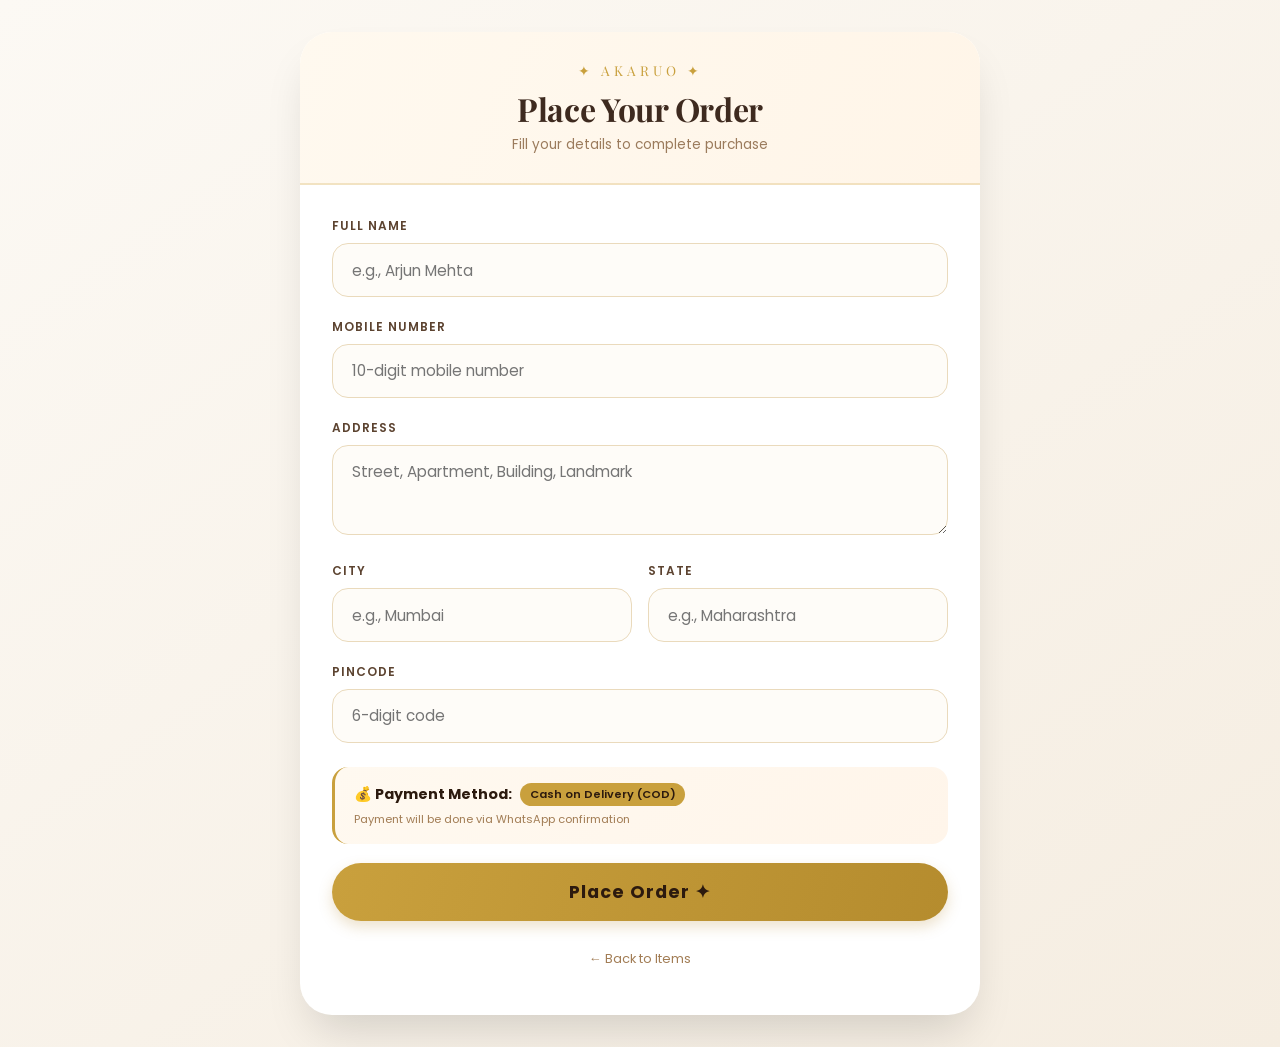
<file: order.html>
<!DOCTYPE html>
<html lang="en">
<head>
    <meta charset="UTF-8">
    <meta name="viewport" content="width=device-width, initial-scale=1.0, viewport-fit=cover">
    <title>Akaruo | Place Your Order</title>
    <!-- Google Fonts: Playfair Display + Poppins -->
    <link href="https://fonts.googleapis.com/css2?family=Playfair+Display:wght@400;500;600;700;800;900&family=Poppins:wght@300;400;500;600;700&display=swap" rel="stylesheet">
    <style>
        * {
            margin: 0;
            padding: 0;
            box-sizing: border-box;
        }

        body {
            font-family: 'Poppins', sans-serif;
            background: linear-gradient(145deg, #FCF9F4 0%, #F5EDE1 100%);
            min-height: 100vh;
            display: flex;
            align-items: center;
            justify-content: center;
            padding: 2rem;
        }

        /* Premium Color Palette */
        :root {
            --gold: #C9A03D;
            --gold-dark: #B68B2E;
            --dark-brown: #3E2A1F;
            --deep-espresso: #2C1A0E;
            --shadow-premium: 0 25px 45px -12px rgba(0, 0, 0, 0.15);
        }

        /* Main Container */
        .order-container {
            max-width: 680px;
            width: 100%;
            margin: 0 auto;
        }

        /* Centered Form Card */
        .order-card {
            background: #FFFFFF;
            border-radius: 2rem;
            box-shadow: var(--shadow-premium);
            overflow: hidden;
            transition: transform 0.3s ease;
            animation: fadeSlideUp 0.6s cubic-bezier(0.2, 0.9, 0.4, 1.1) forwards;
        }

        @keyframes fadeSlideUp {
            from {
                opacity: 0;
                transform: translateY(25px);
            }
            to {
                opacity: 1;
                transform: translateY(0);
            }
        }

        /* Header */
        .card-header {
            background: linear-gradient(115deg, #FFF9EF, #FFF5E8);
            padding: 1.8rem 2rem;
            text-align: center;
            border-bottom: 2px solid rgba(201, 160, 61, 0.25);
        }

        .brand-icon {
            font-family: 'Playfair Display', serif;
            font-size: 0.85rem;
            letter-spacing: 4px;
            color: var(--gold);
            text-transform: uppercase;
            margin-bottom: 0.5rem;
        }

        .card-header h1 {
            font-family: 'Playfair Display', serif;
            font-size: 2rem;
            font-weight: 700;
            color: var(--dark-brown);
            letter-spacing: -0.3px;
            margin-bottom: 0.3rem;
        }

        .card-header p {
            font-size: 0.85rem;
            color: #9B7B5C;
        }

        /* Form Styling */
        .form-container {
            padding: 2rem 2rem 1.8rem;
        }

        .input-group {
            margin-bottom: 1.3rem;
        }

        .input-group label {
            display: block;
            font-size: 0.75rem;
            font-weight: 600;
            text-transform: uppercase;
            letter-spacing: 1px;
            color: #5C4330;
            margin-bottom: 0.5rem;
        }

        .input-group input,
        .input-group textarea,
        .input-group select {
            width: 100%;
            padding: 0.9rem 1.2rem;
            font-family: 'Poppins', sans-serif;
            font-size: 0.95rem;
            background: #FEFCF8;
            border: 1.5px solid #EADABC;
            border-radius: 1rem;
            transition: all 0.25s ease;
            outline: none;
            color: #2C1D12;
        }

        .input-group input:focus,
        .input-group textarea:focus,
        .input-group select:focus {
            border-color: var(--gold);
            box-shadow: 0 0 0 3px rgba(201, 160, 61, 0.15);
        }

        .input-group textarea {
            resize: vertical;
            min-height: 90px;
        }

        /* Row for City + State */
        .row-2cols {
            display: grid;
            grid-template-columns: 1fr 1fr;
            gap: 1rem;
        }

        /* Payment Info Box */
        .payment-info {
            background: linear-gradient(135deg, #FFF9F0, #FFF5EA);
            border-radius: 1rem;
            padding: 1rem 1.2rem;
            margin: 1.5rem 0 1.2rem;
            border-left: 3px solid var(--gold);
        }

        .payment-method {
            font-weight: 700;
            color: var(--deep-espresso);
            font-size: 0.9rem;
            display: flex;
            align-items: center;
            gap: 8px;
            margin-bottom: 0.3rem;
        }

        .payment-method span {
            background: var(--gold);
            color: #2C1A0E;
            padding: 0.2rem 0.6rem;
            border-radius: 30px;
            font-size: 0.7rem;
            font-weight: 600;
        }

        .payment-note {
            font-size: 0.7rem;
            color: #A27D55;
            margin-top: 0.3rem;
        }

        /* Place Order Button */
        .place-order-btn {
            width: 100%;
            background: linear-gradient(105deg, #C9A03D, #B58C2E);
            border: none;
            border-radius: 3rem;
            padding: 1rem;
            font-family: 'Poppins', sans-serif;
            font-weight: 700;
            font-size: 1.1rem;
            letter-spacing: 1px;
            color: #2C1A0E;
            cursor: pointer;
            transition: all 0.3s ease;
            margin-top: 0.5rem;
            box-shadow: 0 6px 14px rgba(185, 140, 55, 0.25);
            display: flex;
            align-items: center;
            justify-content: center;
            gap: 8px;
        }

        .place-order-btn:hover {
            transform: scale(1.01);
            background: linear-gradient(105deg, #D4AE4A, #C49B38);
            box-shadow: 0 10px 22px rgba(185, 140, 55, 0.35);
        }

        .place-order-btn:active {
            transform: scale(0.99);
        }

        /* Back link */
        .back-link {
            text-align: center;
            margin-top: 1.5rem;
            padding-bottom: 1rem;
        }

        .back-link a {
            font-size: 0.8rem;
            color: #A27D55;
            text-decoration: none;
            transition: color 0.2s;
            display: inline-flex;
            align-items: center;
            gap: 5px;
        }

        .back-link a:hover {
            color: var(--gold);
        }

        /* Responsive */
        @media (max-width: 550px) {
            body {
                padding: 1rem;
            }
            .card-header {
                padding: 1.4rem 1.2rem;
            }
            .card-header h1 {
                font-size: 1.6rem;
            }
            .form-container {
                padding: 1.5rem 1.2rem 1.5rem;
            }
            .row-2cols {
                gap: 0.8rem;
            }
            .input-group input,
            .input-group textarea,
            .input-group select {
                padding: 0.75rem 1rem;
                font-size: 0.9rem;
            }
            .payment-method {
                font-size: 0.8rem;
            }
        }
    </style>
</head>
<body>

<div class="order-container">
    <div class="order-card">
        <div class="card-header">
            <div class="brand-icon">✦ Akaruo ✦</div>
            <h1>Place Your Order</h1>
            <p>Fill your details to complete purchase</p>
        </div>

        <div class="form-container">
            <form id="orderForm" onsubmit="return false;">
                <div class="input-group">
                    <label>Full Name</label>
                    <input type="text" id="fullName" placeholder="e.g., Arjun Mehta" autocomplete="name">
                </div>

                <div class="input-group">
                    <label>Mobile Number</label>
                    <input type="tel" id="mobile" placeholder="10-digit mobile number" autocomplete="tel">
                </div>

                <div class="input-group">
                    <label>Address</label>
                    <textarea id="address" placeholder="Street, Apartment, Building, Landmark"></textarea>
                </div>

                <div class="row-2cols">
                    <div class="input-group">
                        <label>City</label>
                        <input type="text" id="city" placeholder="e.g., Mumbai" autocomplete="address-level2">
                    </div>
                    <div class="input-group">
                        <label>State</label>
                        <input type="text" id="state" placeholder="e.g., Maharashtra" autocomplete="address-level1">
                    </div>
                </div>

                <div class="input-group">
                    <label>Pincode</label>
                    <input type="text" id="pincode" placeholder="6-digit code" autocomplete="postal-code">
                </div>

                <!-- Payment Method Display (COD only) -->
                <div class="payment-info">
                    <div class="payment-method">
                        💰 Payment Method: <span>Cash on Delivery (COD)</span>
                    </div>
                    <div class="payment-note">
                        Payment will be done via WhatsApp confirmation
                    </div>
                </div>

                <button type="button" class="place-order-btn" id="placeOrderBtn">Place Order ✦</button>
            </form>

            <div class="back-link">
                <a href="items.html">← Back to Items</a>
            </div>
        </div>
    </div>
</div>

<script>
    // Get form elements
    const fullNameInput = document.getElementById('fullName');
    const mobileInput = document.getElementById('mobile');
    const addressInput = document.getElementById('address');
    const cityInput = document.getElementById('city');
    const stateInput = document.getElementById('state');
    const pincodeInput = document.getElementById('pincode');
    const placeBtn = document.getElementById('placeOrderBtn');

    // Validation function
    function validateForm() {
        const fullName = fullNameInput.value.trim();
        const mobile = mobileInput.value.trim();
        const address = addressInput.value.trim();
        const city = cityInput.value.trim();
        const state = stateInput.value.trim();
        const pincode = pincodeInput.value.trim();

        if (!fullName || !mobile || !address || !city || !state || !pincode) {
            alert("Please fill all details");
            return false;
        }

        // Mobile number validation (10 digits, starts with 6-9)
        const mobileRegex = /^[6-9][0-9]{9}$/;
        if (!mobileRegex.test(mobile)) {
            alert("Please enter a valid 10-digit mobile number");
            return false;
        }

        // Pincode validation (6 digits)
        const pincodeRegex = /^[1-9][0-9]{5}$/;
        if (!pincodeRegex.test(pincode)) {
            alert("Please enter a valid 6-digit pincode");
            return false;
        }

        return true;
    }

    // WhatsApp message creation and redirection
    function sendWhatsAppOrder() {
        if (!validateForm()) {
            return;
        }

        // Collect all form data
        const fullName = fullNameInput.value.trim();
        const mobile = mobileInput.value.trim();
        const address = addressInput.value.trim();
        const city = cityInput.value.trim();
        const state = stateInput.value.trim();
        const pincode = pincodeInput.value.trim();

        // Build the order message
        const message = `New Order - Akaruo

Name: ${fullName}
Mobile: ${mobile}

Address: ${address}
City: ${city}
State: ${state}
Pincode: ${pincode}

Payment: Cash on Delivery (COD)`;

        // Encode message for URL
        const encodedMessage = encodeURIComponent(message);
        
        // WhatsApp number (India format without +)
        const whatsappNumber = "919608891170";
        
        // Create WhatsApp URL and open in new tab
        const whatsappUrl = `https://wa.me/${whatsappNumber}?text=${encodedMessage}`;
        
        // Open WhatsApp (will open app on mobile or web on desktop)
        window.open(whatsappUrl, '_blank');
    }

    // Event listener for Place Order button
    placeBtn.addEventListener('click', sendWhatsAppOrder);
</script>

</body>
</html>
</file>
